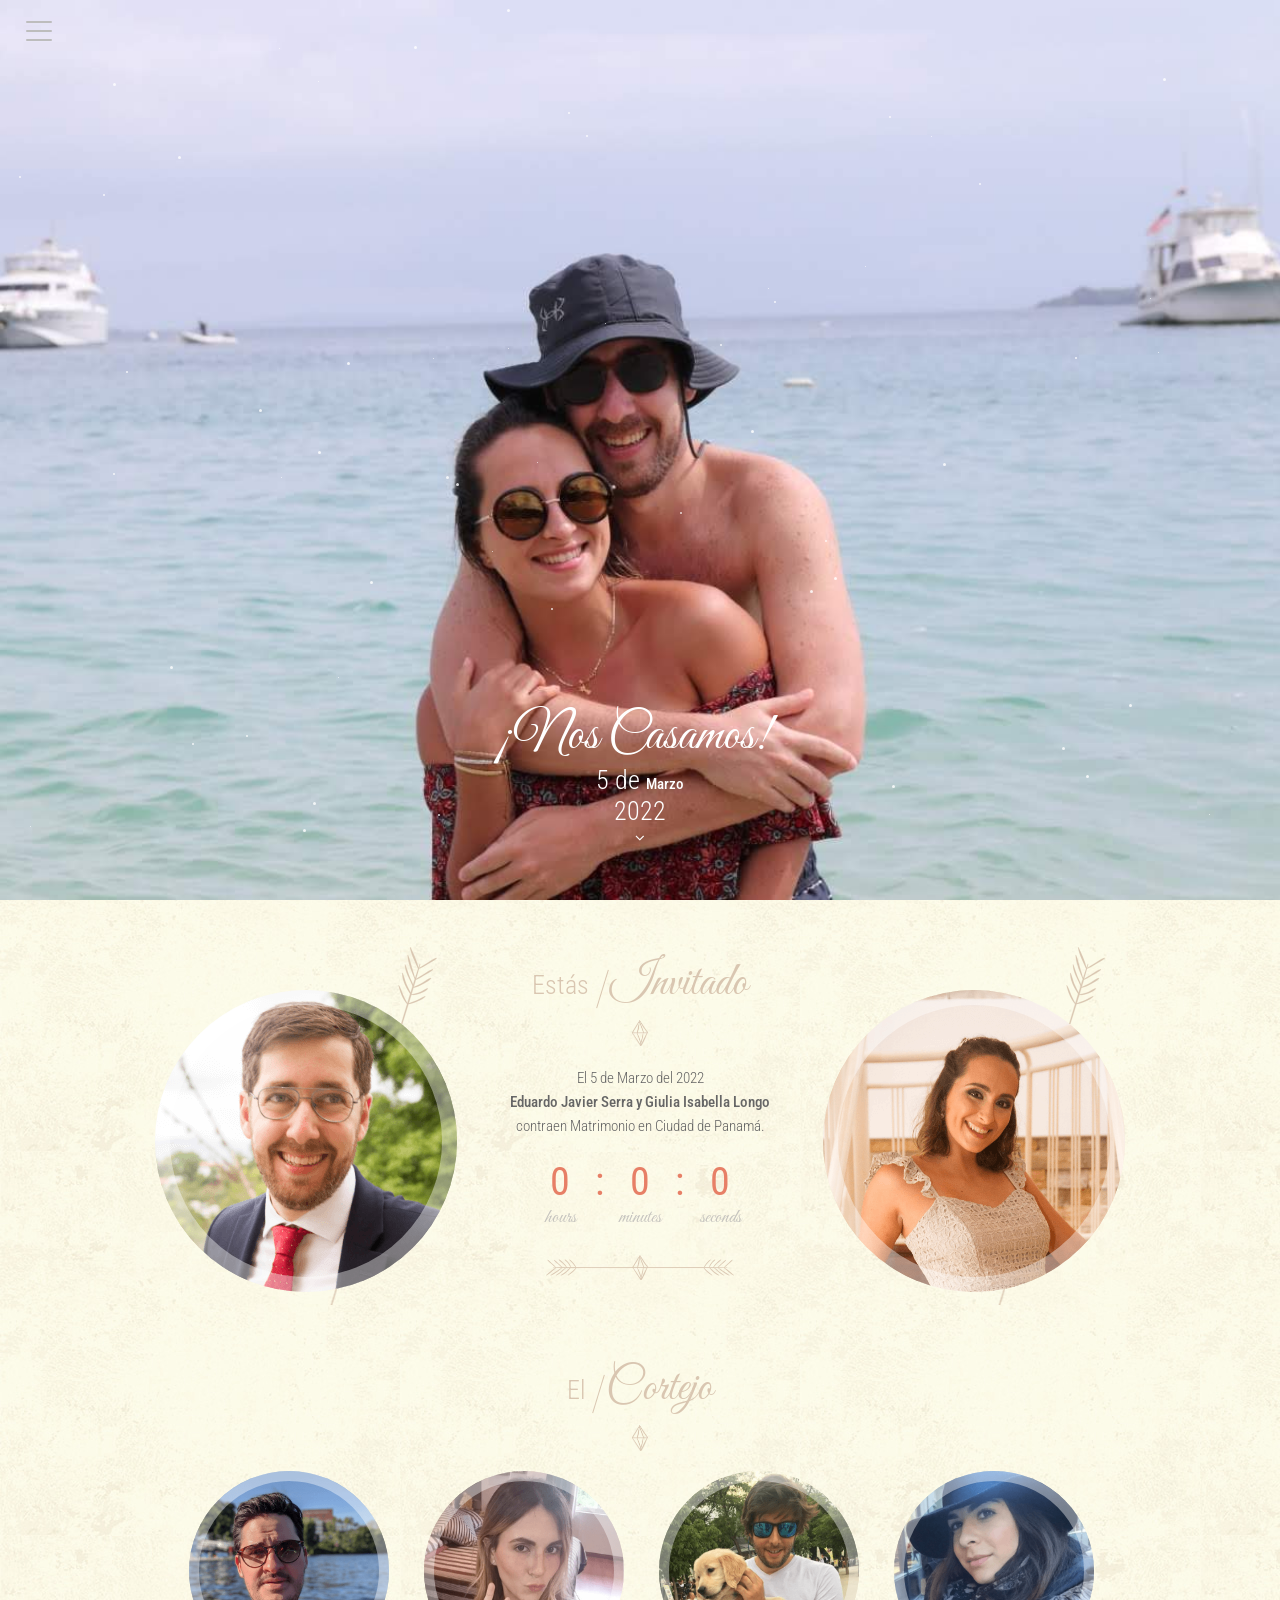
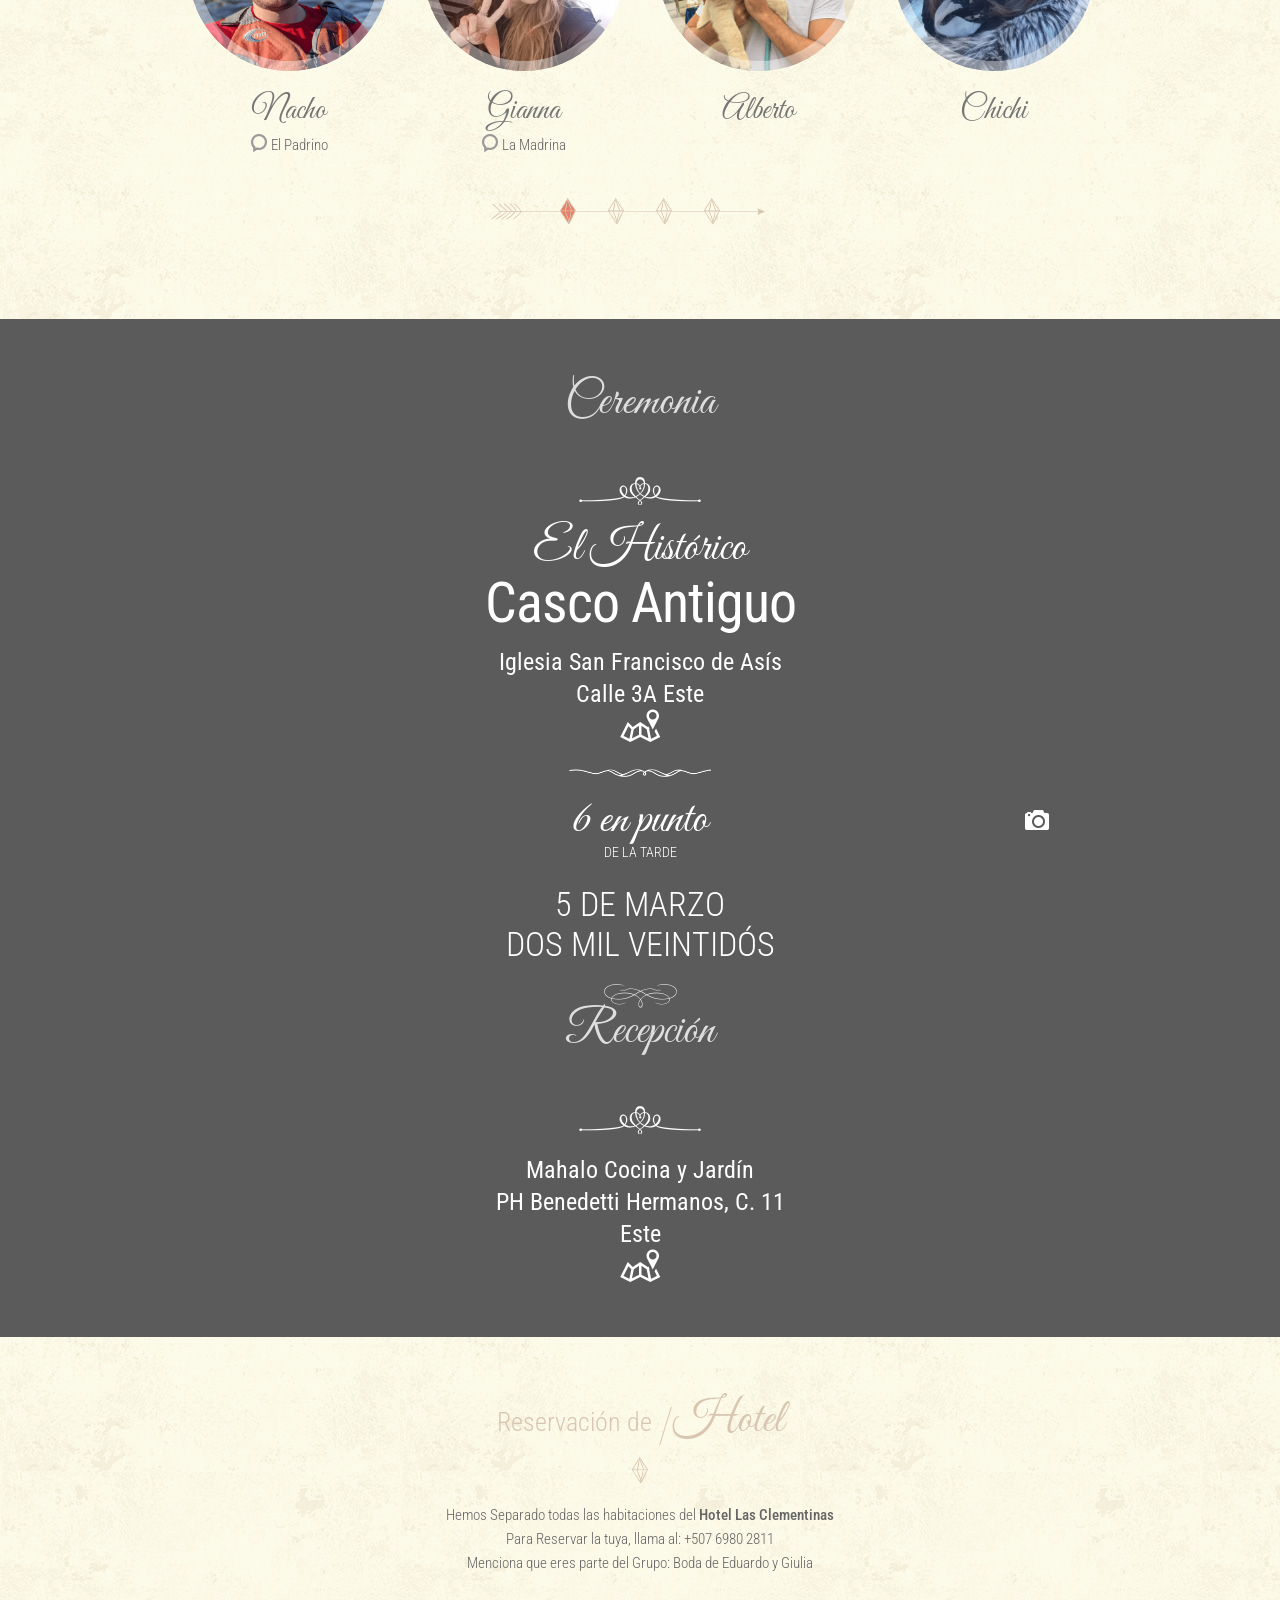
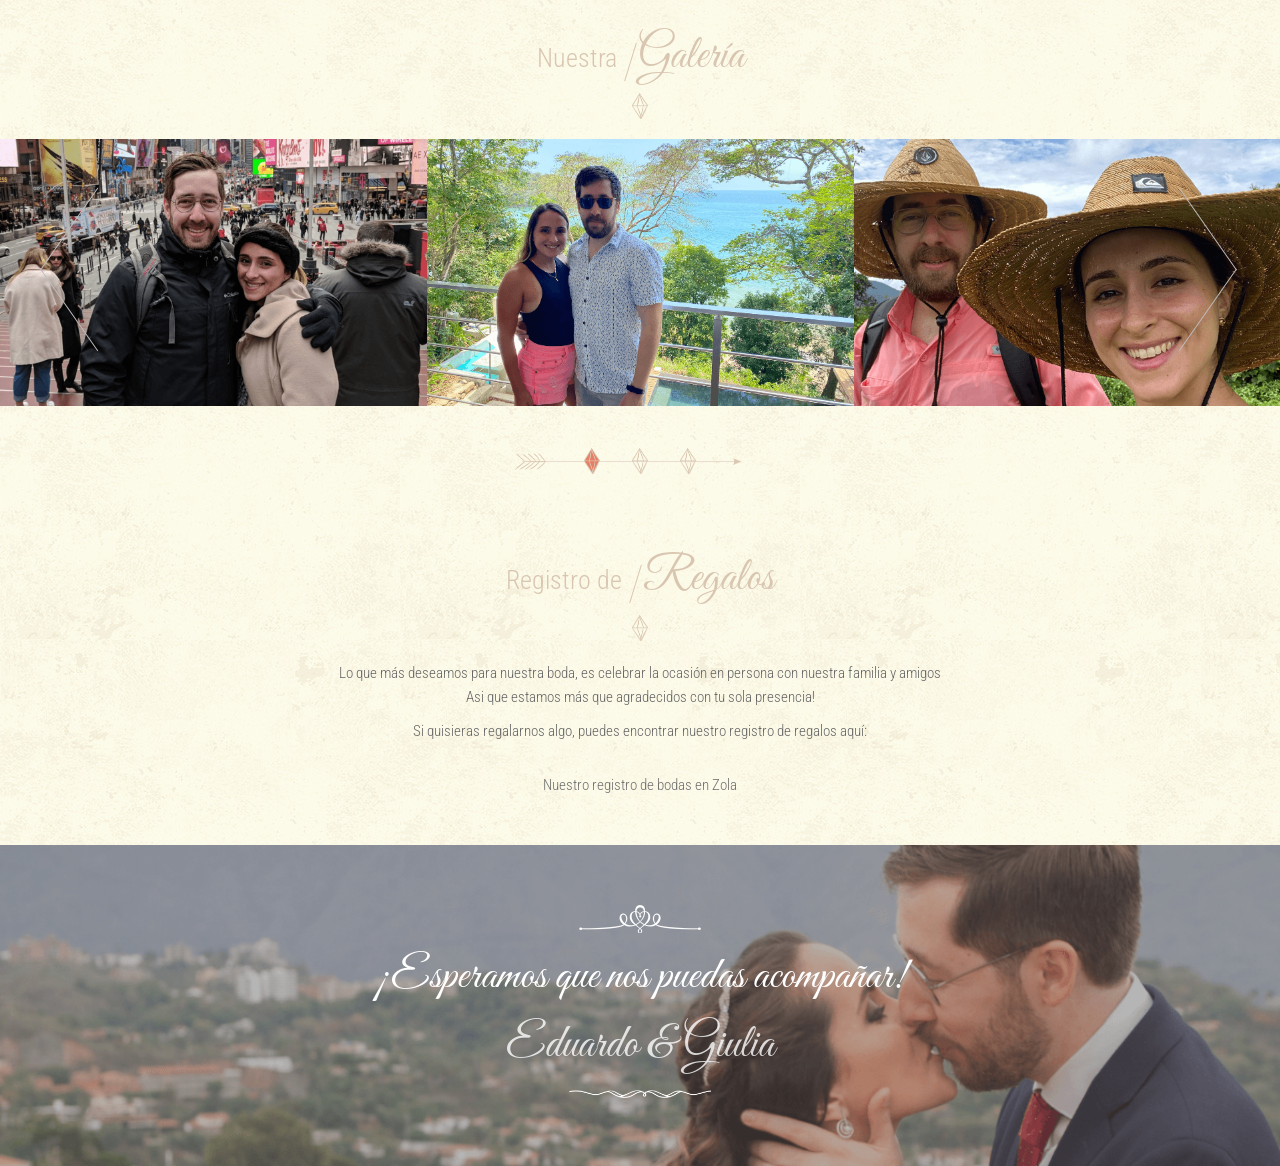
<file: index.html>
﻿<!DOCTYPE html>
<html lang="ru">
<head>
<meta charset="utf-8">
<meta name="viewport" content="width=device-width, initial-scale=1.0">
<title>Eduardo y Giulia</title>
<link rel="icon" type="image/png" href="https://img.icons8.com/external-justicon-lineal-color-justicon/64/000000/external-wedding-romantic-love-justicon-lineal-color-justicon.png">

<!-- Bootstrap CSS -->
<link href="css/bootstrap.css" rel="stylesheet">
<link href="css/bootstrap-theme.css" rel="stylesheet">
<!-- Font Awesome CSS -->
<link href="css/font-awesome.min.css" rel="stylesheet">
<!-- Flaticon CSS -->
<link href="css/flaticon/flaticon.css" rel="stylesheet">
<!-- Owl Carousel CSS -->
<link href="css/owl.carousel.css" rel="stylesheet">
<link href="css/owl.transitions.css" rel="stylesheet">
<!-- ColorBox CSS -->
<link href="css/colorbox.css" rel="stylesheet">
<!-- Theme CSS -->
<link href="css/style.css" rel="stylesheet">
<!-- Color CSS -->
<link href="css/brown.css" rel="stylesheet">


<!-- Google Fonts -->
<link href='https://fonts.googleapis.com/css?family=Great+Vibes' rel='stylesheet' type='text/css'>
<link href='https://fonts.googleapis.com/css?family=Roboto+Condensed:400,300,700' rel='stylesheet' type='text/css'>


</head>

<body>


 	<!-- Header -->
    <header>
        <div class="header_plane anim"></div>
        
        <!-- Menu Button -->
        <a class="main_menu_btn">
            <span class="line line1"></span>
            <span class="line line2"></span>
            <span class="line line3"></span>
        </a>
        
        
        <!-- Submenu -->
        <div class="main_menu_block">
            <div class="menu_wrapper">
                <div class="sub_menu anim">
                    <ul>
                        <li><a href="#nos_casamos">Estás Invitado</a></li>
                        <li><a href="#guests">El Cortejo</a></li>
                        <li><a href="#when_where">¿Dónde y Cuándo?</a></li>
                        <li><a href="#hotel">Reservación de Hotel</a></li>
                        <li><a href="#gallery">Galería</a></li> 
                        <li><a href="#registry">Registro de Regalos</a></li>                   
                    </ul>
                </div>
                <div class="sub_img anim"></div>
            </div>
        </div>
        <!-- Submenu End -->        
    </header>
    <!-- Header End -->

<div class="page">
 
    <!-- Intro -->
    <section class="home_intro white_txt" id="nos_casamos" data-image="images/HeaderFondo.jpg">        
    	<div class="home_txt" data-0="opacity:1" data-top-bottom="opacity:0">
            
            <!-- Intro Text -->
            
            <div class="title1 title1_2">¡Nos Casamos!</div>
            <div class="title0"><span>5 de <b>Marzo</b></span></div>
            <div class="title0">2022</div>
            <a href="#married" class="intro_down"><span><i class="fa fa-angle-down"></i></span></a>
        </div>
    	<div class="into_firefly"></div>   
    </section>
	<!-- Intro End -->
    
    <!-- Married -->
    <section class="married clearfix" id="married">
        <div class="container">
                <div class="im1 parallax"  data-bottom="left:20%" data-center="left:0" data-image="images/eduardo.png"><div class="im_arrows"></div></div>
                <div class="im2 parallax" data-bottom="right:20%" data-center="right:0" data-image="images/giulia.png"><div class="im_arrows"></div></div>

                <div class="married_txt" data-bottom="opacity:0" data-center="opacity:1">
                    <h2><span>Estás</span>   Invitado</h2>
                    El 5 de Marzo del 2022<br>
                    <b>Eduardo Javier Serra y Giulia Isabella Longo</b><br>
                    contraen Matrimonio en Ciudad de Panamá.<br>
                    
                    <div class="married_coundown"></div>
                    <div class="double_arrow"></div>
                </div>
        </div>
    </section>
    <!-- Married End -->

    <!-- The Crew -->
    <section class="guests" id="guests">
        <div class="container">
            <h2><span>El</span> Cortejo</h2>
            
             <!-- Guest Wrapper -->
            <div class="guest_wrapper" >
            <!-- Best Man & Maid of Honor  -->
            
            
            <div class="guest_item">
                <div class="guest_photo"><img src="images/Cortejo/Nacho.png" alt="Nacho"></div>
                <div class="guest_title"><span> </span> Nacho </div>
                <i class="flaticon-balloon14"></i>  El Padrino
                
            </div>
            <div class="guest_item">
                <div class="guest_photo"><img src="images/Cortejo/Gianna.png" alt="Giana"></div>
                <div class="guest_title"><span> </span> Gianna </div>
                 <i class="flaticon-balloon14"></i> La Madrina

            </div>
            
            <div class="guest_item">
                <div class="guest_photo"><img src="images/Cortejo/Alberto.png" alt="Alberto"></div>
                <div class="guest_title"><span> </span> Alberto</div>

            </div>
            <div class="guest_item">
                <div class="guest_photo"><img src="images/Cortejo/Chichi.png" alt="Chichi"></div>
                <div class="guest_title"><span> </span> Chichi</div>

            </div>
            <div class="guest_item">
                <div class="guest_photo"><img src="images/Cortejo/Cory.png" alt="Cory"></div>
                <div class="guest_title"><span> </span> Cory </div>

            </div>
            <div class="guest_item">
                <div class="guest_photo"><img src="images/Cortejo/Fran.png" alt="Francisco"></div>
                <div class="guest_title"><span> </span> Francisco </div>

            </div>         
            <div class="guest_item">
                <div class="guest_photo"><img src="images/Cortejo/Guille.png" alt="Guille"></div>
                <div class="guest_title"><span> </span> Guille </div>

            </div>
            <div class="guest_item">
                <div class="guest_photo"><img src="images/Cortejo/Jose.png" alt="Jose Luis"></div>
                <div class="guest_title"><span> </span> Jose Luis</div>

            </div>
            <div class="guest_item">
                <div class="guest_photo"><img src="images/Cortejo/Mack.png" alt="Mack"></div>
                <div class="guest_title"><span> </span> Mack </div>

            </div>
            <div class="guest_item">
                <div class="guest_photo"><img src="images/Cortejo/Marco.png" alt="Mack"></div>
                <div class="guest_title"><span> </span> Marco </div>

            </div>
            <div class="guest_item">
                <div class="guest_photo"><img src="images/Cortejo/Mariella.png" alt="Mariella"></div>
                <div class="guest_title"><span> </span> Mariella </div>

            </div>
            <div class="guest_item">
                <div class="guest_photo"><img src="images/Cortejo/Mayo.png" alt="Mayo"></div>
                <div class="guest_title"><span> </span> Mayo </div>

            </div>
            <div class="guest_item">
                <div class="guest_photo"><img src="images/Cortejo/Michelle.png" alt="Michelle"></div>
                <div class="guest_title"><span> </span> Michelle </div>

            </div>
            <div class="guest_item">
                <div class="guest_photo"><img src="images/Cortejo/Nani.png" alt="Nani"></div>
                <div class="guest_title"><span> </span> Nani </div>

            </div>
            
            </div>
            <!-- Guest Wrapper End -->
        </div>   
    </section>
    <!-- The Crew End -->

    

    <!-- When & Where -->
    <section class="when_where white_txt parallax" id="when_where" data-image="images/LugarFondo.png" data-bottom-top="opacity:0;" data-bottom="opacity:1;">
        <div class="over"></div>
        <div class="container">
               
            <!-- Photocamera Icon -->
            <div class="photocamera"><span class="flaticon-slr2"></span></div>

            <div class="when_where_container opacity">
            <h2> Ceremonia</h2>
                
                <!-- Texts -->
                <div class="pattern1"></div>
                <div class="title1">El Histórico</div>
                <div class="title2">Casco Antiguo</div>
                <div class="title3"><a href="https://maps.app.goo.gl/CVKcn8ymQyhe41M39" target="_blank">
                Iglesia San Francisco de Asís <br />Calle 3A Este</a><br /><a href="https://maps.app.goo.gl/CVKcn8ymQyhe41M39" target="_blank"><i class="flaticon-map35"></i></a> </div>

                <div class="pattern2"></div>
                <div class="title1">6 en punto</div>
                <div class="title5">DE LA TARDE</div>
                <div class="title4">5 de Marzo<br>Dos Mil Veintidós</div>
                <div class="pattern3"></div>
				
				<h2>Recepción</h2>
                
                <!-- Texts -->
                <div class="pattern1"></div>
                <div class="title3"><a href="https://maps.app.goo.gl/UnjzCxP8QPLURBNr7" target="_blank">
                Mahalo Cocina y Jardín <br />PH Benedetti Hermanos, C. 11 Este</a><br /><a href="https://maps.app.goo.gl/UnjzCxP8QPLURBNr7" target="_blank"><i class="flaticon-map35"></i></a> </div>
            </div>
        </div>
    </section>
    <!-- When & Where End -->
  
    <!-- Hotel Reservation -->  
    <section class="hotel" id="hotel">

        <div class="container opacity">
            <h2><span>Reservación de</span> Hotel</h2>
            
            <p>Hemos Separado todas las habitaciones del <b>Hotel Las Clementinas</b><br>
            Para Reservar la tuya, llama al: +507 6980 2811<br>
            Menciona que eres parte del Grupo: Boda de Eduardo y Giulia</p>

        </div>
    </section>
    <!-- Hotel Reservation End -->


    <!-- Gallery -->
    <section class="gallery" id="gallery">
        <h2><span>Nuestra</span> Galería</h2>    
        <div class="gallery_wrapper">
            <div class="gallery_item">
                <img src="images/Galeria/Gallery1.png" alt="Gallery 1">    
            </div>
            <div class="gallery_item">
                <img src="images/Galeria/Gallery2.png" alt="Gallery 2">    
            </div>
            <div class="gallery_item">
                <img src="images/Galeria/Gallery3.png" alt="Gallery 3">    
            </div>
            <div class="gallery_item">
                <img src="images/Galeria/Gallery4.png" alt="Gallery 4">    
            </div>
            <div class="gallery_item">
                <img src="images/Galeria/Gallery5.png" alt="Gallery 5">    
            </div>
            <div class="gallery_item">
                <img src="images/Galeria/Gallery6.png" alt="Gallery 6">    
            </div>
            <div class="gallery_item">
                <img src="images/Galeria/Gallery7.png" alt="Gallery 7">    
            </div>
            <div class="gallery_item">
                <img src="images/Galeria/Gallery8.png" alt="Gallery 8">    
            </div>
            <div class="gallery_item">
                <img src="images/Galeria/Gallery9.png" alt="Gallery 9">    
            </div>
        </div>
    </section>
    <!-- Gallery End -->

    <!-- Gift Registry -->
    <section class="registry" id="registry">
        <div class="container">
            <h2><span>Registro de</span> Regalos</h2>
            
            <p>Lo que más deseamos para nuestra boda, es celebrar la ocasión en persona con nuestra familia y amigos<br>
            Asi que estamos más que agradecidos con tu sola presencia!</p>
            <p>Si quisieras regalarnos algo, puedes encontrar nuestro registro de regalos aquí:</p>
            
            <a class="zola-registry-embed" href="www.zola.com/registry/giuliaandeduardo" data-registry-key="giuliaandeduardo">Nuestro registro de bodas en Zola</a><script>!function(e,t,n){var s,a=e.getElementsByTagName(t)[0];e.getElementById(n)||(s=e.createElement(t),s.id=n,s.async=!0,s.src="https://widget.zola.com/js/widget.js",a.parentNode.insertBefore(s,a))}(document,"script","zola-wjs");</script>
        </div>
    </section>
    <!-- Gift Registry End -->

    <!-- Footer -->
    <section class="footer white_txt parallax" id="footer" data-image="images/FooterFondo.png">
        <div class="over"></div>
        <div class="container">

             <!-- Thanks Text -->
			 
                <div class="pattern1"></div>
            <div class="thanks">¡Esperamos que nos puedas acompañar!</div>
            <div class="footer_txt">

                
                            <div class="title1">Eduardo & Giulia</div>
                
            </div>
			
                <div class="pattern2"></div>
        </div>

         

    </section> 

    
    <!-- JQuery -->
	<script src="js/jquery-1.11.0.min.js"></script> 
    <!-- CountDown JS -->
    <script type="text/javascript" src="js/jquery.plugin.min.js"></script> 
	<script type="text/javascript" src="js/jquery.countdown.min.js"></script>

 	<!-- ColorBox JS -->
    <script src="js/jquery.colorbox-min.js"></script>
    <!-- OWL Carousel JS -->
	<script src="js/owl.carousel.min.js"></script>
    <!-- Bootstrap JS -->
	<script src="js/bootstrap.min.js"></script>

    <!-- ScrollR JS -->
    <script src="js/skrollr.min.js"></script>
    

    
    <!-- PrefixFree -->
    <script src="js/prefixfree.min.js"></script>
    
    <!-- FireFly JS -->
    <script src="js/jquery.firefly-0.3-min.js"></script>
    <!-- Theme JS -->
    <script src="js/script.js"></script>
    
 
</div>

</body>
</html>
</file>
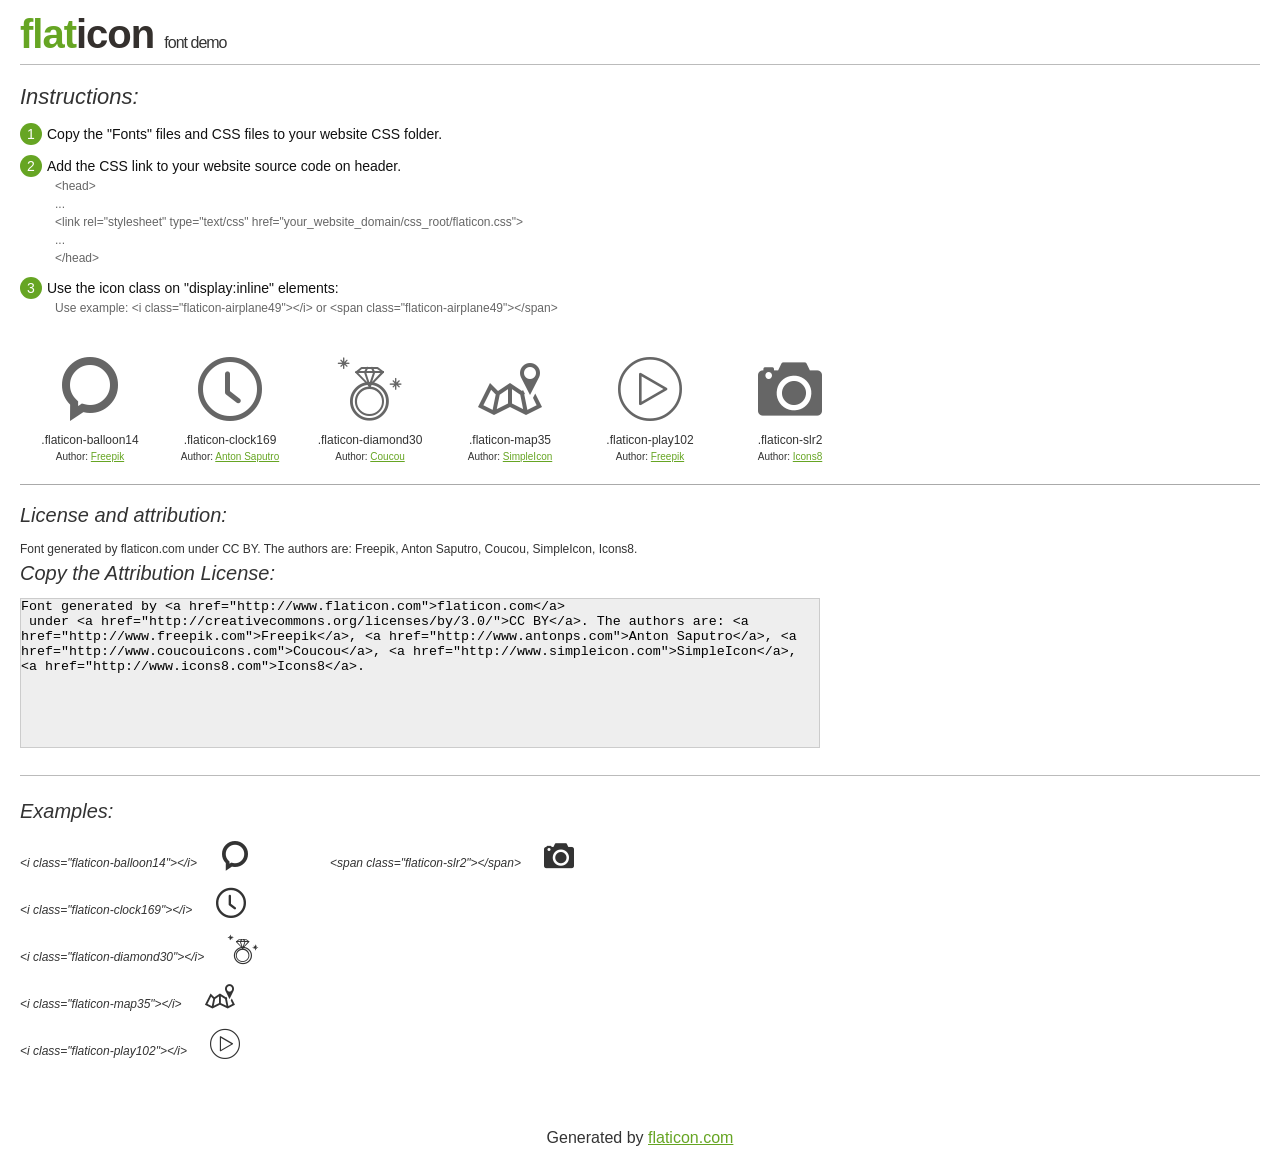
<file: css/flaticon/flaticon.html>
<!DOCTYPE html>
<html>

<head>
    <title>Flaticon WebFont</title>
    <link rel="stylesheet" type="text/css" href="flaticon.css">
    <meta charset="UTF-8">
    <style>
    body {
        font-family: sans-serif;
        line-height: 1.5;
        font-size: 16px;
        padding: 20px;
        color:#333;
    }
    * {
        -moz-box-sizing: border-box;
        -webkit-box-sizing: border-box;
        box-sizing: border-box;
        margin: 0;
        padding: 0;
    }
    [class^="flaticon-"]:before, [class*=" flaticon-"]:before, [class^="flaticon-"]:after, [class*=" flaticon-"]:after {
        font-family: Flaticon;
        font-size: 30px;
        font-style: normal;
        margin-left: 20px;
        color: #333;
    }
    .image p {
		font-size: 12px;
		margin: 0px;
		clear: none;
		width: 300px;
		line-height: 40px;
	}
    .text {
        float: left;
        font-size:14px;
        margin-top: 15px;
    }
    .text ul {
        margin-left:0px;
        color:#111;
        margin-bottom:20px;
    }
    .text .ex {
        font-size:12px;
        color:#666;
        margin-left:35px;
        display:block;
    }
    .text ul li {
        margin-top:10px;
        list-style:none;
    }
    .num {
        background:#66A523;
        color:#fff;
        border-radius:20px;
        padding:1px;
        display:inline-block;
        width:22px;
        height:22px;
        text-align:center;
        margin-right: 5px;
    }
    .text ul strong {
        font-weight:normal;
        color:#000;
    }
    .image {
        width: 280px;
        float: left;
        margin-bottom: 15px;
        margin-right: 30px;
    }
    #glyphs {
        clear: both;
    }
    .image p:nth-child(even) i {
        clear: none;
    }
    .glyph {
        display: inline-block;
        width: 120px;
        margin: 10px;
        text-align: center;
        vertical-align: top;
        background: #FFF;
    }
    .glyph .glyph-icon {
        padding: 10px;
        display: block;
        font-family:"Flaticon";
        font-size: 64px;
        line-height: 1;
    }
    .glyph .glyph-icon:before {
        font-size: 64px;
        color: #666;
        margin-left: 0;
    }
    .class-name {
        font-size: 12px;
    }
    .author-name {
		font-size: 10px;
	}
	a{
		color: #66A523;
	}
    .instructions {
        font-style:italic;
        font-size:22px;
        margin-bottom:10px;
    }
    .iconsuse {
        font-size:22px;
        font-style:italic;
        padding-top:20px;
        margin-top:20px;
        border-top:1px solid #bbb;
    }
    .usetitle {
        margin-bottom: 10px;
        font-size: 20px;
        font-style: italic;
    }
    .class-name:last-child {
        font-size: 10px;
        color:#888;
    }
    .class-name:last-child a {
        font-size: 10px;
        color:#555;
    }
    .class-name:last-child a:hover {
        color:#66A523;
    }
    .glyph > input {
        display: block;
        width: 100px;
        margin: 5px auto;
        text-align: center;
        font-size: 12px;
        cursor: text;
    }
    .glyph > input.icon-input {
        font-family:"Flaticon";
        font-size: 16px;
        margin-bottom: 10px;
    }
    h1.logo {
        font-size: 40px;
        letter-spacing: -1px;
        margin-top: -16px;
        text-transform: lowercase;
        border-bottom:1px solid #bbb;
    }
    h1.logo strong {
        font-size: 16px;
        font-family:sans-serif;
        font-weight:normal;
        color:#333;
    }
    h1.logo a {
        color:#34302d;
        text-decoration: none;
    }
    h1.logo a span {
        color:#66A523;
    }
    #footer {
        padding-top:40px;
        clear:both;
        text-align:center;
    }
    #footer a {
        color:#66A523;
    }
    textarea {
		margin: 0px;
		width: 800px;
		height: 150px;
		border: 1px solid #CCC;
		resize: none;
		background: #EEE;
    }
    .author-link, .attrDiv a{
    	font-size: 12px;
    	color: #333;
    	text-decoration: none;
    }
    .external {
    	display: block;
    }
    .attrDiv {
		font-size: 12px;
	}
    .attribution {
        border-top: 1px solid #AAA;
        margin: 10px 0;
        padding-top: 15px;
    }
    </style>
</head>

<body>
    <header>
        <h1 class="logo">
            <a href="http://www.flaticon.com">
                <span>FLAT</span>ICON</a>
            <strong>Font Demo</strong>
        </h1>
    </header>

    <section class="demo">
        <div class="text">

            <div class="instructions">Instructions:</div>

            <ul>
                <li>
                    <p>
                        <span class="num">1</span>Copy the "Fonts" files and CSS files to your website CSS folder.
                </li>
                <li>
                    <p>
                        <span class="num">2</span>Add the CSS link to your website source code on header.
                        <br />
                        <span class="ex">&lt;head&gt;
                            <br/>...
                            <br/>&lt;link rel="stylesheet" type="text/css" href="your_website_domain/css_root/flaticon.css"&gt;
                            <br/>...
                            <br/>&lt;/head&gt;</span>
                </li>

                <li>
                    <p>
                        <span class="num">3</span>Use the icon class on "display:inline" elements:
                        <br />
                        <span class="ex">Use example: &lt;i class=&quot;flaticon-airplane49&quot;&gt;&lt;/i&gt; or &lt;span class=&quot;flaticon-airplane49&quot;&gt;&lt;/span&gt;</span>
                </li>
            </ul>
        </div>

    </section>

    <section id="glyphs"><div class="glyph">
		<div class="glyph-icon flaticon-balloon14"></div>
		<div class="class-name">.flaticon-balloon14</div><div class="author-name">Author: <a href="http://www.flaticon.com/free-icon/circular-speech-bubble_1095">Freepik</a></div></div><div class="glyph">
		<div class="glyph-icon flaticon-clock169"></div>
		<div class="class-name">.flaticon-clock169</div><div class="author-name">Author: <a href="http://www.flaticon.com/free-icon/circular-wall-clock_70446">Anton Saputro</a></div></div><div class="glyph">
		<div class="glyph-icon flaticon-diamond30"></div>
		<div class="class-name">.flaticon-diamond30</div><div class="author-name">Author: <a href="http://www.flaticon.com/free-icon/diamond-ring-jewel-outline-from-top-view_39771">Coucou</a></div></div><div class="glyph">
		<div class="glyph-icon flaticon-map35"></div>
		<div class="class-name">.flaticon-map35</div><div class="author-name">Author: <a href="http://www.flaticon.com/free-icon/map-with-placeholder_33409">SimpleIcon</a></div></div><div class="glyph">
		<div class="glyph-icon flaticon-play102"></div>
		<div class="class-name">.flaticon-play102</div><div class="author-name">Author: <a href="http://www.flaticon.com/free-icon/play-arrow-triangle-in-circular-button-outline_60618">Freepik</a></div></div><div class="glyph">
		<div class="glyph-icon flaticon-slr2"></div>
		<div class="class-name">.flaticon-slr2</div><div class="author-name">Author: <a href="http://www.flaticon.com/free-icon/slr-camera_48445">Icons8</a></div></div></section>

<section class="attribution">

	<div class="usetitle">License and attribution:</div><div class="attrDiv">Font generated by <a href="http://www.flaticon.com">flaticon.com</a>
 under <a href="http://creativecommons.org/licenses/by/3.0/">CC BY</a>. The authors are: <a href="http://www.freepik.com">Freepik</a>, <a href="http://www.antonps.com">Anton Saputro</a>, <a href="http://www.coucouicons.com">Coucou</a>, <a href="http://www.simpleicon.com">SimpleIcon</a>, <a href="http://www.icons8.com">Icons8</a>.</div><div class="usetitle">Copy the Attribution License:</div>

<textarea onclick="this.focus();this.select();">Font generated by &lt;a href=&quot;http://www.flaticon.com&quot;&gt;flaticon.com&lt;/a&gt;
 under &lt;a href=&quot;http://creativecommons.org/licenses/by/3.0/&quot;&gt;CC BY&lt;/a&gt;. The authors are: &lt;a href=&quot;http://www.freepik.com&quot;&gt;Freepik&lt;/a&gt;, &lt;a href=&quot;http://www.antonps.com&quot;&gt;Anton Saputro&lt;/a&gt;, &lt;a href=&quot;http://www.coucouicons.com&quot;&gt;Coucou&lt;/a&gt;, &lt;a href=&quot;http://www.simpleicon.com&quot;&gt;SimpleIcon&lt;/a&gt;, &lt;a href=&quot;http://www.icons8.com&quot;&gt;Icons8&lt;/a&gt;.</textarea>

</section>

<section class="iconsuse">
    	<div class="usetitle">Examples:</div>
		<div class="image"><p>&lt;i class=&quot;flaticon-balloon14&quot;&gt;&lt;/i&gt; <i class="flaticon-balloon14"></i></p><p>&lt;i class=&quot;flaticon-clock169&quot;&gt;&lt;/i&gt; <i class="flaticon-clock169"></i></p><p>&lt;i class=&quot;flaticon-diamond30&quot;&gt;&lt;/i&gt; <i class="flaticon-diamond30"></i></p><p>&lt;i class=&quot;flaticon-map35&quot;&gt;&lt;/i&gt; <i class="flaticon-map35"></i></p><p>&lt;i class=&quot;flaticon-play102&quot;&gt;&lt;/i&gt; <i class="flaticon-play102"></i></p></div><div class="image"><p>&lt;span class=&quot;flaticon-slr2&quot;&gt;&lt;/span&gt; <span class="flaticon-slr2"></span></p></div>
</section>
<div id="footer">
    <div>Generated by <a href="http://www.flaticon.com">flaticon.com</a>
    </div>
</div>
	</body>
</html>
</file>
<file: css/flaticon/flaticon.css>
@font-face {
	font-family: "Flaticon";
	src: url("flaticon.eot");
	src: url("flaticon.eot#iefix") format("embedded-opentype"),
	url("flaticon.woff") format("woff"),
	url("flaticon.ttf") format("truetype"),
	url("flaticon.svg") format("svg");
	font-weight: normal;
	font-style: normal;
}
[class^="flaticon-"]:before, [class*=" flaticon-"]:before,
[class^="flaticon-"]:after, [class*=" flaticon-"]:after {   
	font-family: Flaticon;
	font-size: 40px;
	font-style: normal;
}.flaticon-balloon14:before {
	content: "\e000";
}
.flaticon-clock169:before {
	content: "\e001";
}
.flaticon-diamond30:before {
	content: "\e002";
}
.flaticon-map35:before {
	content: "\e003";
}
.flaticon-play102:before {
	content: "\e004";
}
.flaticon-slr2:before {
	content: "\e005";
}
</file>
<file: css/colorbox.css>
/*
    Colorbox Core Style:
    The following CSS is consistent between example themes and should not be altered.
*/
#colorbox, #cboxOverlay, #cboxWrapper{position:absolute; top:0; left:0; z-index:9999; overflow:hidden;}
#colorbox {
}
#cboxWrapper {max-width:none;}
#cboxOverlay{position:fixed; width:100%; height:100%;}
#cboxMiddleLeft, #cboxBottomLeft{clear:left;}
#cboxContent{position:relative; }
#cboxLoadedContent{overflow:auto; -webkit-overflow-scrolling: touch;}
#cboxTitle{margin:0;}
#cboxLoadingOverlay, #cboxLoadingGraphic{position:absolute; top:0; left:0; width:100%; height:100%;}
#cboxPrevious, #cboxNext, #cboxClose, #cboxSlideshow{cursor:pointer;}
.cboxPhoto{float:left; margin:auto; border:0; display:block; max-width:none; -ms-interpolation-mode:bicubic;}
.cboxIframe{width:100%; height:100%; display:block; border:0; padding:0; margin:0;}
#colorbox, #cboxContent, #cboxLoadedContent{box-sizing:content-box; -moz-box-sizing:content-box; -webkit-box-sizing:content-box;}

/* 
    User Style:
    Change the following styles to modify the appearance of Colorbox.  They are
    ordered & tabbed in a way that represents the nesting of the generated HTML.
*/
#cboxOverlay{background:#000; opacity: 0.6!important; filter: alpha(opacity = 60)!important;}
#colorbox{outline:0;}
    #cboxContent{margin-top:32px; overflow:visible; background:#000;}
        .cboxIframe{background:#000;}
        #cboxError{padding:50px; border:1px solid #ccc;}
        #cboxLoadedContent{background:#000;}
        #cboxLoadingGraphic{background:url(images/loading.gif) no-repeat center center;}
        #cboxLoadingOverlay{background:#000;}
        #cboxTitle{position:absolute; top:-25px; left:0; color:#fff;}
        #cboxCurrent{position:absolute; top:-25px; right:205px; text-indent:-9999px;}

        /* these elements are buttons, and may need to have additional styles reset to avoid unwanted base styles */
        #cboxPrevious, #cboxNext, #cboxSlideshow, #cboxClose {border:0; padding:0; overflow:visible; text-indent:-9999px; position:absolute; top:-25px; }
        
        /* avoid outlines on :active (mouseclick), but preserve outlines on :focus (tabbed navigating) */
        #cboxPrevious:active, #cboxNext:active, #cboxSlideshow:active, #cboxClose:active {outline:0;}

        #cboxPrevious{right:70px; background:url(../images/prev.png); width:22px;
		height:22px; opacity:0.5; background-size: cover }
        #cboxPrevious:hover{ opacity:1}
        #cboxNext{background:url(../images/next.png); width:22px;
        height:22px; opacity:0.5; right:40px; background-size: cover}
        #cboxNext:hover{opacity:1;}
        #cboxClose{right:0; background:url(../images/close.png); width:22px;
		height:22px; opacity:0.5; margin:0 0 10px 20px!important; background-size:cover}
        #cboxClose:hover{ opacity:1}
        .cboxSlideshow_on #cboxPrevious, .cboxSlideshow_off #cboxPrevious{right:66px;}
        .cboxSlideshow_on #cboxSlideshow{background-position:-75px -25px; right:44px;}
        .cboxSlideshow_on #cboxSlideshow:hover{background-position:-100px -25px;}
        .cboxSlideshow_off #cboxSlideshow{background-position:-100px 0px; right:44px;}
        .cboxSlideshow_off #cboxSlideshow:hover{background-position:-75px -25px;}
</file>
<file: css/style.css>
/* TABLE OF CONTENT
======================================
# 1. Main Styles
# 2. White  Text*
# 3. Header
# 4. Intro
# 5. Married
# 6. Our Story
# 7. Slider Buttons
# 8. Events
# 9. Registry
# 10.  RSVP
# 11.  Where&When
# 12.  Footer
# 13.  Guests
# 14.  Gallery
# 15.  Responsive
# 16.  Content
======================================
*/

/*# 1. Main Styles*/
body {
	font:300 15px/24px Roboto Condensed;
	min-height:100%;
	height:100%;
	color:#666666;
	
}
	body b {
		font:500 15px/24px Roboto Condensed;
	}
html {
	min-height:100%;
	height:100%
}
.page {
	min-height:100%;
	position:relative;
	height:100%;
	
}
.nicescroll-rails {
	z-index: 100!important
}
section {
	width:100%;
	overflow:hidden;
	text-align:center;
	position:relative;
	padding:0
}
a {
	color:#6f6f6f;
	
}
.container {
	position:relative;
	z-index:1;
	padding:60px 16px 48px;
	max-width: 970px
	
}
h2,h1 {
	font:46px/48px Great Vibes;
	text-align:center;
	margin:0 0 20px 0;
}
h2:after, h1:after {
	display: block;
	content: "";
	width: 16px;
	height: 26px;
	margin: 12px auto 0
}
	h2 b, h1 b {
		font:400 46px/48px Roboto Condensed
	}
	h2 span, h1 span{
		font:300 26px/40px Roboto Condensed;
		padding:0 13px 0 0
	}
	h2 span:after, h1 span:after {
		display:inline-block;
		content:"";
		position: absolute;
		width:1px;
		height:40px;
		transform:rotate(17deg);
		margin:9px 0 0 13px;
		background:#d9c6b1
	}
.inside_intro h1 {
	position: absolute;
	bottom: 20px
}
hr {
	max-width: 500px;
	border: 0;
	height: 1px;
	background: #757575;
	margin: 48px auto 0
}
.btn {
	font:500 14px Roboto Condensed;
	padding:8px;
	border-radius:0;
	margin:20px 4px;
	overflow:hidden;
	position:relative;
	background:none;
	min-width:88px;
	min-height:36px;
	transition:0.5s all;
}
	.btn:active, .btn:focus {
		box-shadow:0 0 10px rgba(0,0,0,0.8);
		color:#fff!important
	}


/*# 2. White  Text*/		
.white_txt {
	color:#fff;
	background-color:#65666b
}
	.white_txt h2 {
		color:#fff
	}
	.white_txt h2 span:after {
		background:#fff
	}
	.white_txt .slash i{
		background:#fff
	}
	.white_txt a {
		color: #fff
	}
	
	

/*# 3. Header*/
header {
	position:fixed;
	height:64px;
	width:100%;
	z-index:10;
}
	
	.header_social {
		position:absolute;
		right:16px;
		margin:5px 0 0 0;
		font-size:16px
	}
		.header_social a {
			height:48px;
			width:48px;
			display:inline-block;
			text-align:center;
			line-height:48px;
			color:#6f6f6f!important;
		}
			.header_social a:after {
				display:inline-block;
				content:"";
				position: absolute;
				width:1px;
				height:40px;
				transform:rotate(17deg);
				margin:6px 0 0 18px;
				background:#6f6f6f
			}
				.header_social a:last-child:after{
					display:none
				}
			.header_social i {
				vertical-align:middle
			}

	.main_menu_btn {
		cursor: pointer;
		display: block;
		height: 48px;
		position: absolute;
		transform: translateZ(0px);
		width: 48px;
		z-index: 103;
		padding:10px;
		margin:7px 0 0 16px
		
	}
	.main_menu_block {
		width:100%;
		height:100%;
		position:fixed;
		z-index:11;
		top:0;
		display: none
		
	}
		.menu_wrapper {
			transition:all 0.5s ease-out;
			left: -20%;
			height: 100%;
			position: relative;
		}
		.menu_wrapper.active {
			left: 0
		}
		.sub_menu, .sub_menu .menu-main-menu-container {
			background:#fff;
			width:300px;
			height:100%;
			position: absolute;
			transition:width 1s;
			display: -webkit-flex; 
			display: flex;
		}
			.sub_menu ul {
				position: relative;
				z-index:3;
				list-style:none;
				padding:0;
				margin:auto;
				list-style: decimal;
				list-style-type: none; /* Убираем исходные маркеры */
    			counter-reset:  item; /* Обнуляем счетчик списка */
			}
				.sub_menu li {
					padding: 6px 0
				}
				.sub_menu li:before {
					content: '0' counter(item); 
  					counter-increment: item;
  					font:30px Great Vibes;
					display:inline-block;
					margin:0 20px 0 0
				}
				.sub_menu a {
					color:#666;
					font: 400 18px/28px Roboto Condensed;
					display:inline-block;
					padding:6px 0
				}

					.sub_menu a:before {
						width:1px;
						height:30px;
						background:#4f4f4f;
						display:inline-block;
						transform:skew(-17deg, 0deg);
						position:absolute;
						margin:2px 0 0 -10px;
						content:""
					}
			.sub_img {
				background-size:cover;
				width:100%;
				height:100%;
				left:300px;
				position:absolute;
				transition:width 1s;
			}
				.sub_img.active {
				}
			.sub_img:before {
				background:#fff;
				content:"";
				display:block;
				position:absolute;
				height:100%;
				transform:skew(-17deg, 0deg);
				width:100%;
				transform-origin:100% 100% 0;
				left:-100%;
				z-index:1;
				
		
			}
			.sub_img:after {
				content:"";
				display:block;
				position:absolute;
				height:100%;
				transform:skew(-17deg, 0deg);
				width:100%;
				transform-origin:100% 100% 0;
				left:-100%;
				z-index:2;
				border-right:1px solid rgba(255, 255, 255, 0.7);	
				margin:0 0 0 2px		
			}
		.main_menu_btn .line {
			background:#bdbdbd;
			border-radius: 1px;
			display: block;
			height: 2px;
			position: absolute;
			transform: translate(0, 0px);
			width: 26px;
			transition: transform 0.3s;
		}
			.line1 {
				top:14px
			}
			.line2 {
				top:23px
			}
			.line3 {
				top:32px
			}
				.main_menu_btn:hover .line1 {
					transform: translate(0, -2px);
				}
				.main_menu_btn:hover .line3 {
					transform: translate(0, 2px);
				}
				.main_menu_btn_open .line1, .main_menu_btn_open:hover .line1 {
					transform: translate(0, 9px) rotate(45deg);
				}
				.main_menu_btn_open .line2 {
					opacity: 0;
				}
				.main_menu_btn_open .line3, .main_menu_btn_open:hover .line3 {
					transform: translate(0, -9px) rotate(-45deg);
				}
				
/*# 4. Intro*/	
.slider, .slider .owl-wrapper-outer, .slider .owl-item, .slider_item, .slider .owl-wrapper  {
	height: 100%!important;
	width: 100%
}
	.slider .parallax {
		background-size: cover!important;
		background-repeat: no-repeat;
		background-position: center;
	}	
	.slider {
		z-index: 0;
		position: absolute;
	}	
	.slider_item img {
		display: none
	}
	.slider_item {
	}
	.intro_slider .into_firefly {
		width: auto;
		left: 100px;
		right: 100px;
		top: 0;
		bottom: 0
	}
	.intro_slider .owl-buttons {
		margin: -38px 0 0 0
	}
.home_intro {
	background-size:cover;
	width:100%;
	height:100%;
	position:relative;
	background-repeat:no-repeat;
	background-position:center;
	background-attachment: fixed;
	background-image:url('../banner.jpg');
}
	.inside_intro {
		height: 50%;
		text-align: left;
	}
	.inside_intro:before {
		background: rgba(0,0,0,0.43);
		width: 100%;
		height: 100%;
		position: absolute;
		left: 0;
		top: 0;
		content: "";
		display: block;
	}
	.breadcrumbs {
		position: relative;
		z-index: 5
	}
	.into_firefly {
		width:100%;
		height:100%;
		z-index:3;
		position:absolute
	}
		.into_firefly div {
			border-radius:50%;
			opacity:0.8
		}
.home_txt {
	position: absolute;
	margin:0;
	width:100%;
	z-index:4;
	bottom:26px;
}
.player {
	max-width: 320px;
	width: 100%;
	position: fixed;
	z-index: 5;
	top: 60px;
	right: 24px;
	overflow: hidden;
	transition:opacity 0.3s;
	display: none
}
.player.vis {

}

	
	.names {
		font:46px Great Vibes;
		color:#000
	}
		.slash {
			display:inline-block;
			margin:0 10px;
			height:48px;
			text-align:center
		}
		.slash i {
			width:1px;
			height:48px;
			background:#4f4f4f;
			display:inline-block;
			transform:skew(-17deg, 0deg);
			position:absolute;
			margin:10px 0 0 0
		}
		.date {
			font:40px Great Vibes;
			margin:0 0 50px 0;
			color:#000
		}
			.date span {
				font:32px Roboto Condensed;
				display:inline-block;
				padding:0 0 0 20px
			}
				.date span:before {
					display:inline-block;
					content:"";
					position: absolute;
					width:1px;
					height:40px;
					transform:rotate(17deg);
					margin:3px 0 0 -13px;
					background:#fff
				}

					
	#countdown {
		font:34px/40px Roboto Condensed;
		text-align:center;
		height:60px
	}
	.count_bl {
		display:inline-block;
		color:#fff
	}
		.count_h {
			display:inline-block;
			position:absolute
		}
		
		.days {
			font:14px/14px Roboto Condensed
		}
			.count_bl .countdown-period {
				font:14px/14px Roboto Condensed;
				display:block
			}
			.intro_down span {				
				display:block;
				width:48px;
				height:48px;
				color:#fff;
				margin:0 auto;
				position:relative;
				text-align:center
			}
				.intro_down i {
					position: relative
				}
			
				

			.intro_down i {
				animation:1.4s ease 0s normal none infinite mouse-down;
				-webkit-animation:1.4s ease 0s normal none infinite mouse-down;
			}
			
			@keyframes mouse-down {
				0% {
					top: 0px;
					opacity: 0;
				}
				50% {
					opacity: 1;	
				}
				100% {
					top: 12px;
					opacity: 0;
				}
			}
.bullet {
	display: block;
	width: 16px;
	height: 26px;
	margin: 8px 0 0 16px;
	margin: 5px auto
}
	.bullet i {
		font-style: normal;
	}
	.bullet span {
		position: absolute;
		margin: -3px 0 0 -42px;
		font-family: Roboto Condensed;
		font-size:24px;
		line-height: 28px;
	}
		.bullet span b {
			font: 400 18px/28px Roboto Condensed;
			display: inline-block;
			margin: 0 0 0 30px;
		}

/*# 5. Married*/
.married {
	text-align: center;
}
.married .container {
	padding: 60px 0 0
}
	.married .btn {
		margin: 30px 0 0
	}
	.marries_left {
		float: left;
		width: 33%;
		height: 270px;
		position: relative;
		left: -41px
	}
		.bride_block {
			width:100%;
			height:100%;
			position: absolute;
			transform:skew(-17deg,0);
			transform-origin:50% 50% 0;
			left:0;
			overflow:hidden
		}
			.bride_img {
				background: url(../images/br4.jpg);
				background-size:cover;
				width:100%;
				height:100%;
				transform:skew(17deg,0);
				transform-origin:0 0 0 
			}
	.marries_center {
		float: left;
		width: 33%
	}
	.marries_right {
		float: right;
		width: 33%;
		height: 270px;
		position: relative;
		right: -41px
	}

		.groom_block {
			width:100%;
			height:100%;
			position: absolute;
			transform:skew(-17deg,0);
			transform-origin:50% 50% 0;
			right:0;
			overflow:hidden
		}
			.groom_img {
				background: url(../images/br5.jpg);
				background-size:cover;
				width:100%;
				height:100%;
				transform:skew(17deg,0);
				transform-origin:100% 100% 0 
			}
.married_coundown {
	font: 400 40px/48px Roboto Condensed ;
	margin: 20px 0 0 0
}
	.married_coundown .countdown-section {
		display: inline-block;
		vertical-align: top;
		text-align: center;
		margin: 0 10px;
		min-width: 60px;
		position: relative;
	}
		.married_coundown .countdown-amount {
			min-width: 60px;
			text-align: center;
		} 
	.married_coundown .countdown-section:before {
		content: " : ";
		display: inline-block;
		vertical-align: top;
		margin: 0 0 0 -15px;
		position: absolute;
		left: 0

	}
		.married_coundown .countdown-section:first-child:before {
			display: none
		}
	.married_coundown .countdown-period {
		font: 20px/24px Great Vibes;
		color: #c5c3be;
		display: block;
		text-transform: lowercase;
	}
.double_arrow {
	width: 188px;
	height: 25px;
	margin: 25px auto
}
.bride_title_block {
	font:46px/48px Great Vibes;
	text-align:center;
	margin:80px 0 0 0;
	color:#d9c6b1;
	position: absolute;
	left: 10%;
	text-align: center;
}
	.bride_title_block i {
		font: normal 300 15px/24px Roboto Condensed;
		color: #666;
		display: block;
		margin: -7px 0 0 0;
		padding: 0 0 0 10px;
	}
	.bride_title_block:before {
		position:absolute;
		display:block;
		content:"";
		width:1px;
		height:25px;
		background:#d9c6b1;
		transform:skew(-17deg,0);
		margin:-35px 0 0 20px;
		left:50%
	}
	.bride_title_block:after {
		position:absolute;
		display:block;
		content:"";
		width:1px;
		height:25px;
		background:#d9c6b1;
		transform:skew(-17deg,0);
		margin:7px 0 0 -9px;
		left:50%
	}
.groom_title_block {
	font:46px/48px Great Vibes;
	text-align:center;
	margin:80px 0 0 0;
	color:#d9c6b1;
	position: absolute;
	right: 10%;
	text-align: center;
}
	.groom_title_block i {
		font: normal 300 15px/24px Roboto Condensed;
		color: #666;
		display: block;
		margin: -7px 0 0 0;
		padding: 0 0 0 10px;
	}
	.groom_title_block:before {
		position:absolute;
		display:block;
		content:"";
		width:1px;
		height:25px;
		background:#d9c6b1;
		transform:skew(-17deg,0);
		margin:-35px 0 0 20px;
		left:50%
	}
	.groom_title_block:after {
		position:absolute;
		display:block;
		content:"";
		width:1px;
		height:25px;
		background:#d9c6b1;
		transform:skew(-17deg,0);
		margin:7px 0 0 -9px;
		left:50%
	}
.married_photo img {
	border-radius: 50%;
	width: 100%;
	height: auto;
}
.married_photo {
	position: absolute;
	width: 200px;
	height: 200px;
	overflow: hidden;
	top: 0;
	margin: 59px 0 0 141px;
	z-index: 0;
}
	.groom_title_block .married_photo {
		margin: 59px 0 0 -55px;
	}

.im1 {
	width: 302px;
	height:302px;
	border-radius: 50%;
	position: absolute;
	left:0;
	margin: 30px 0 0 0;
	background-position: center;
	background-size: cover
}
	.im1:before, .im2:before {
		display: block;
		content: "";
		position: absolute;
		width: 302px;
		height:302px;
		border: 15px solid rgba(255,255,255,0.4);
		border-radius: 50%;
	}
.im2 {
	width: 302px;
	height:302px;
	border-radius: 50%;
	position: absolute;
	right:0;
	margin: 30px 0 0 0
}
	.im_arrows {
		position: absolute;
		width: 100%;
		height: 100%
	}
	.im_arrows:before {
		width: 39px;
		height: 77px;	
		display: block;
		content: "";
		position: absolute;
		top: -43px;
		right: 20px
	}
	.im_arrows:after {
		width: 13px;
		height: 38px;
		display: block;
		content: "";
		position: absolute;
		bottom: -34px;
		right: 120px
	}	



/*# 6. Our Story*/
.our_story {
	padding: 48px 0 20px;
}


/*# 7. Slider Buttons*/
.owl-prev {
	width:86px;
	height:185px;
	position: absolute;
	cursor:pointer;
	text-indent:-10000px;
	left:30px;
	top:50%;
	margin:-55px 0 0 0;
	padding:0 10px;
	transition:background 0.5s;

}
.owl-prev:before {
	width:1px;
	height:100px;
	transform:rotate(-145deg);
	background:#bdbdbd;
	content:"";
	display:block;
	transition:transform 0.2s;
	position:absolute;
	transform-origin:top;
	top:93px;
}
	.owl-prev:hover:before {
		transform:rotate(-150deg);
	}
	.owl-prev:hover:after {
		transform:rotate(150deg);
	}
		
.owl-prev:after {
	width:1px;
	height:100px;
	transform:rotate(145deg);
	background:#bdbdbd;
	content:"";
	display:block;
	position:absolute;
	transform-origin: bottom;
	transition:transform 0.2s;
	top:-8px;
}
.owl-carousel:hover .owl-next, .owl-carousel:hover .owl-prev {

}
.owl-next {
	width:86px;
	height:185px;
	right:0;
	position: absolute;
	cursor:pointer;
	right:30px;
	text-indent:-10000px;
	top:50%;
	margin:-55px 0 0 0;
	padding:0 10px;
	transition:background 0.5s;
}
.owl-next:before {
	width:1px;
	height:100px;
	transform:rotate(145deg);
	background:#bdbdbd;
	content:"";
	display:block;
	transition:transform 0.2s;
	position:absolute;
	transform-origin:top;
	top:93px;
	margin:0 0 0 62px
}
	.owl-next:hover:before {
		transform:rotate(150deg);
	}
	.owl-next:hover:after {
		transform:rotate(-150deg);
	}
		
.owl-next:after {
	width:1px;
	height:100px;
	transform:rotate(-145deg);
	background:#bdbdbd;
	content:"";
	display:block;
	position:absolute;
	transform-origin: bottom;
	transition:transform 0.2s;
	top:-8px;
	margin:0 0 0 62px
}
.owl-controls {
	text-align: center;
}
.owl-pagination {
	margin: 55px 0 0 0;
	display: inline-block;
	padding: 0 22px;
	position: relative;
	height: 1px;
}
	
.owl-pagination:before {
	display:block;
	content: "";
	width: 31px;
	height: 17px;
	margin: -8px 0 0 -53px;	
	position: absolute;
}
.owl-pagination:after {
	display:block;
	content: "";
	width: 8px;
	right: 0;
	height: 7px;
	top: 0;
	margin: -3px -7px 0 0;
	position: absolute;
}
	.owl-page {
		width: 48px;
		height: 48px;
		display: inline-block;
		position: relative;
		margin: -21px 0 0 0; 
	}

		.owl-page:after {
			content: "";
			display: block;
			position: absolute;
			width: 16px;
			height: 26px;
			margin: 8px 0 0 16px;
		}

.story_wrapper .owl-wrapper-outer  {
	box-shadow: 0 0 20px rgba(117,102,84,0.2);
	background: #fff
}
.story_wrapper {

}
.story_item {
	position:relative;
	height: 400px
}
	.story_item img {
		width: 100%;
		height: auto;

	}
	.story_img {
		width: 70%;
		height: 100%;
		background-size: cover!important;
		float: left;
		background-repeat: no-repeat!important;
		position: relative;
		background-position: center!important;
	}
		.youtube {
			position: absolute;
			color: #fff!important;
			text-decoration: none!important;
			left: 50%;
			top: 50%;
			margin: -10px 0 0 -10px
		}
		.youtube:before {
			position:absolute;
			display:block;
			content:"";
			width:1px;
			height:15px;
			background:#fff;
			transform:skew(-17deg,0);
			margin:-23px 0 0 27px
		}
		.youtube:after {
			position:absolute;
			display:block;
			content:"";
			width:1px;
			height:15px;
			background:#fff;
			transform:skew(-17deg,0);
			margin:-4px 0 0 11px
		}

	.story_plane {
		background: #fff;
		height: 100%;
		width: 30%;
		position: relative;
		z-index: 2;
		float: left;
		display: flex
	}
		.story_back {
			background: #fff;
			transform-origin:0 0 0;
			transform: skew(-17deg);
			height: 100%;
			content:"";
			display:block;
			z-index: 0;
			position: absolute;
			width: 124px;
			left: 0
		}
			.story_back:before {
				position: absolute;
				z-index: 4;
				width: 10%;
				height: 400px;
				left: -2px;
				padding: 0 1px 0 0;
				border-left:1px solid rgba(255, 255, 255, 0.7);
				content: "";
				display: block;
			}
		.story_img_plane {
			background: #fff;
			transform-origin:0 0 0;
			transform: skew(-17deg);
			height: 100%;
			content:"";
			display:block;
			z-index: 0;
			position: absolute;
			width: 124px;
			left: 0
		}
			.story_img_plane:after {
				position: absolute;
				background: #000
				z-index: 4;
				width: 10%;
				height: 400px;
				right: -2px;
				padding: 0 1px 0 0;
				border-right:1px solid rgba(255, 255, 255, 0.7);
				content: "";
				display: block;
			}
		.story_txt {
			position: relative;
			z-index: 4;
			padding: 30px 0;
			margin: auto
		}
			.story_txt p {
				position: relative;
				margin: 0 0 0 -15%;
			}
		.story_title {
			font: 34px/26px Great Vibes;
			margin: 0 -10% 28px 0;
			text-align: center;
		}
			.story_title i {
				font: normal 300 14px/28px Roboto Condensed;
				position: relative;
				margin: 0 0 10px 0;
				text-align: center;;
				display: block;
			}

			.story_title:before {
				position:absolute;
				display:block;
				content:"";
				width:1px;
				height:15px;
				transform:skew(-17deg,0);
				margin:-25px 0 0 20px;
				left:50%;
				opacity: 0.3
			}
			.story_title:after {
				position:absolute;
				display:block;
				content:"";
				width:1px;
				height:15px;
				transform:skew(-17deg,0);
				margin:-5px 0 0 -9px;
				left:50%;
				opacity: 0.3
			}
		.owl-item {
			transform:none!important;
		}



	.owl-buttons {
		top:50%;
		position:absolute;
		margin:-85px 0 0 0;
		width:100%
	}

/*# 8. Events*/
.events {
	overflow: visible;
}
	


/*# 9. Registry*/
.registry .container {
}
	.registry a {
		display:inline-block;
		vertical-align:middle;
		margin:20px 5px 0
	}
	.registry_wrapper {
		margin: 30px 0 0 0
	}
	.registry .owl-buttons {
		display: none;
		margin: -22px 0 0 
	}
	
/*# 10. RSVP*/
.rsvp {
	overflow: visible;
	
}
#form_send_message {
	font:24px/32px Roboto Condensed
}

#envelope {
	margin:30px 0 0;
	position:relative;
}	
	.envelope p {
		font:16px/28px Roboto Condensed
	}
	.envelope h2 {
		margin:0 0 10px 0
	}
	.paper {
		width:534px;
		height:336px;
		padding:20px;
		position:relative;
		left:50%;
		margin:0 0 0 -267px;
		z-index:2;
		border-radius:5px;
		transition:0.3s all ease-out;
		transition-delay:0.5s;
		top: 0;
		font: 14px/24px Roboto Condensed
	}
		.paper .paper_title {
			margin: 10px 0 30px 0;
			font-size: 26px
		}
		.paper .btn {
			margin:10px 4px 20px!important;
		}
	


	.envelope_back {
		width:559px;
		height:349px;
		position:absolute;
		left:50%;
		margin:0 0 0 -279px;
		z-index:1;
		transition:0.3s all ease-out;
		transition-delay:0.5s;
		top: 650px;
		opacity: 0
	}
		.env_top {
			width: 563px;
			height: 195px;
			position: absolute;
			margin: -194px 0 0 0;
			transition:0.2s all ease-in;
			transition-delay:0.1s;
			transform-origin: center bottom;
		}

		.env_top_top {
			width: 563px;
			height: 199px;
			position: absolute;
			margin: 0 0 0 0;
			transition:0.2s all ease-out;
			transition-delay:0s;
			transform-origin: center top;
			z-index: 5;
			transform:rotateX(90deg);
			opacity: 0
		}
	.envelope_front {
		width:565px;
		height:351px;
		position:absolute;
		z-index:3;
		left:50%;
		margin:0 0 0 -281px;
		transition:0.3s all ease-out;
		transition-delay:0.5s;
		top: 650px;
		opacity: 0
	}


	#envelope.active .paper {
		margin: 0 0 0 -267px;
		transition-delay:0;
		transition:0.3s all ease-out;

	}
	#envelope.active .envelope_back {
		top: 0;
		transition-delay:0;
		transition:0.3s all ease-out;
		opacity: 1
	}
	#envelope.active .envelope_front {
		top: 0;
		transition-delay:0;
		transition:0.3s all ease-out;
		opacity: 1
	}
		#envelope.active .env_top {
			transform:rotateX(90deg);
			transition-delay:0.3s;
			opacity: 1
		}
		#envelope.active .env_top_top {
			transform:rotateX(0);
			transition-delay:0.5s;
			opacity: 1
		}


		.accept_decline {
			font:46px Great Vibes
		}
		.form-control {
			border-radius:0;
			background:none;
			border:0;
			border-bottom:1px solid #595959;
			font:22px Roboto Condensed!important;
			box-shadow:0 0 0 !important;
			position:relative;
			height:40px!important
		}
			.txt_input {
				width:49%;
				padding:0;
				display:inline-block;
				margin:0 0 10px 0;
				position:relative
			}
				.txt_input:before {
					position:absolute;
					display:block;
					content:"";
					width:1px;
					background:#595959;
					height:5px;
					bottom:0
				}
				.txt_input:after {
					position:absolute;
					display:block;
					content:"";
					width:1px;
					background:#595959;
					height:5px;
					bottom:0;
					right:0
				}
		.wpcf7-mail-sent-ok  {
			margin: 5px 0 0!important
		}
		.wpcf7-validation-errors, span.wpcf7-not-valid-tip {
			display: none!important;
		}

		.wpcf7-not-valid {
			border-bottom: 1px solid red
		}
.form_content p {
	margin: 0 0 10px 0
}
	.form_content .btn {
		margin: 0!important
	}
		
/*# 11. Where&When*/
.when_where {
	background-size:cover;
	background-repeat:no-repeat;
	background-attachment: fixed;
	background-position: center;
}
	.when_where .container {
	}
	.when_where_container {
		z-index:2;
		position:relative;
		
	}
	.when_where_container .title3 {
		width: 300px;
		margin: 0 auto
	}
	.when_where_container .title4 {
		width: 400px;
		margin: 0 auto
	}
	.when_where .over {
		width:100%;
		height:100%;
		z-index:0;
		display:block;
		content:"";
		position:absolute;
		top:0;
		left:0
	}
		.when_where h2 {
			margin:0 0 50px 0;
			opacity: 0.8
		}
			.when_where h2:after {
				display: none
			}
	.pattern1 {
		background: url(../images/venz1.png);
		background-size: cover;
		width: 122px;
		height: 28px;
		margin: 0 auto 20px 
	}
	.pattern2 {
		background: url(../images/venz4.png);
		background-size: cover;
		width: 142px;
		height: 8px;
		margin: 20px auto 
	}
	.pattern3 {
		background: url(../images/venz5.png);
		background-size: cover;
		width: 73px;
		height: 24px;
		margin: 20px auto 0
	}
	.title0 {
		font-family: Roboto Condensed;
		font-size:26px;
		color:white;
		line-height: 30px;
	}
	.title1 {
		font:46px/48px Great Vibes;
	}
		.title1_2 {
			text-indent:-15px;
			font:52px/56px Great Vibes;
		}
	.title2 {
		font:56px/60px Roboto Condensed;
		margin:0 0 13px 0;
		letter-spacing: -1px
	}
	.title3 {
		font:24px/32px Roboto Condensed;
		margin:0 0 5px 0;
	}
	.title4 {
		font:300 34px/40px Roboto Condensed;
		text-transform:uppercase
	}	
	.title5 {
		font: 300 14px/24px Roboto Condensed;
		text-transform: uppercase;
		margin: -5px 0 20px
	}
	.clock_icon {
		margin:50px 0 0 0
	}

.photocamera {
	position:absolute;
	right:100px;
	top:50%;
	margin:-20px 0 0 0;
	z-index:4;
}
.hotel .container {
	padding-bottom: 0
}
	.photocamera span:before {
		font-size:24px!important
	}
	.photocamera span {
		animation:2.4s ease infinite camera-pulse;
		-webkit-animation:2.4s ease infinite camera-pulse;
		position:absolute;
		cursor:pointer
	}
			
		@keyframes camera-pulse {
			0% {
				transform:scale(1);
				opacity:0.6
			}
			30% {
				transform:scale(1.3);
				opacity:1
			}
			100% {
				transform:scale(1);
				opacity:0.6
			}
		}

/*# 12. Footer*/
.footer {
	background-size:cover;
	background-repeat:no-repeat;
	background-position: top;
}
	.footer .container {
		height: 100%
	}
	.footer .over {
		width:100%;
		height:100%;
		z-index:0;
		display:block;
		content:"";
		position:absolute;
		top:0;
		left:0
	}
	.thanks {
		font:45px/48px Great Vibes;
		padding:0 24px;
		margin: 0 0 21px 0
	}
	.footer_txt {
		opacity: 0.8;
		padding:0 24px
	}
		.footer_social {
			margin:0 0 24px 0
		}
		.footer_social a {
			height:48px;
			width:48px;
			display:inline-block;
			text-align:center;
			line-height:48px;
			color:#fff
		}
		.footer_social a:after {
				display:inline-block;
				content:"";
				position: absolute;
				width:1px;
				height:40px;
				transform:rotate(17deg);
				margin:6px 0 0 18px;
				background:#fff
			}
				.footer_social a:last-child:after{
					display:none
				}
	
/*# 13. Guests*/
.guests {

}
	.guests .container {

	}
.guest_item {
	position:relative;
	text-align:center;
	width: 218px;
	margin: 0 auto 
}

.guest_wrapper {
	height: 400px	
}

	.guest_wrapper .owl-buttons {
		display: none
	}
		
	.guest_txt {
		position: absolute;
		display: none
	}

	
	.guest_photo {
		width: 200px;
		height: 200px;
		position: relative;
		margin: auto
	}
	.guest_photo img {
		border-radius: 50%;
		width: 200px;
		height: 200px
	}
		.guest_photo:before {
			border: 10px solid rgba(255, 255, 255, 0.4);
		    border-radius: 50%;
		    content: "";
		    display: block;
		    height: 100%;
		    position: absolute;
		    width: 100%;
		}

		
	.guest_title {
		font:32px/40px Great Vibes;
		color: #757575;
		z-index: 3;
	}
		.guest_title span {
			display: block;
			font: 300 16px/24px Roboto Condensed;
			margin: 20px 0 0
		}
	.guest_item i:before {
		font-size:18px!important;
		color:#999
	}

		
/*# 14. Gallery*/
.gallery  {
	padding: 48px 0 0
	
}
.gallery_item {
	position:relative;
	overflow:hidden
}
	.gallery_txt {
		position:absolute;
		padding:26px;
		width:100%;
		height:100%;
		text-align:center;
		font:24px/32px Roboto Condensed;
		display: -webkit-box; /* Android 4.3-, Safari */
    	-webkit-box-pack: justify; /* Android 4.3-, Safari */
		display:flex;
	}

		.gallery_txt:before {
			background:rgba(0,0,0,0.6);
			display:block;
			content:"";
			position:absolute;
			height:100%;
			width:100%;
			top:0;
			transition: opacity 1s;
			z-index:2;
			opacity:0;
			left:0
		}
			.gallery_item:hover .gallery_txt:before {
				left:0;
				opacity:1
			}
			
			
		.gallery_txt b {
			display:block;
			font:34px/40px Roboto Condensed;
			color:#fff
		}
		.gallery_txt a {
			width:100%;
			display: block;
			margin:auto;
			vertical-align:middle;
			opacity:0;
			transition:opacity 1s;
			left:0;
			z-index:3;
			padding:0 24px;
			color:#fff;
			position:relative;
			text-decoration: none
		}
		
		.gallery_txt a:before {
			position:absolute;
			display:block;
			content:"";
			width:1px;
			height:15px;
			background:#fff;
			transform:skew(-17deg,0);
			margin:-25px 0 0 20px;
			left:50%
		}
		.gallery_txt a:after {
			position:absolute;
			display:block;
			content:"";
			width:1px;
			height:15px;
			background:#fff;
			transform:skew(-17deg,0);
			margin:15px 0 0 -10px;
			left:50%
		}
			.gallery_txt i {
				position: absolute;;
				bottom: 16px;
				right: 16px;
				font-size: 14px;
			}
			.gallery_item:hover .gallery_txt a {
				opacity:1
			}
.gallery .container {
	padding:48px 0 0
}
	
	.gallery_item img {
		width:100%;
		height:auto;
		transition:transform 2s;
	}
	.gallery_item:hover img {
		transform:scale(1.2)
	}

/*# 15. Responsive*/

@media (max-width:1024px){
	.home_intro {
		background-attachment: scroll;
		background:url('../banner-ipad.jpg') 100%;
		background-size: cover;
		background-repeat: no-repeat;
	}
	}


@media (max-width:992px){
	.home_intro {
		background-attachment: scroll;
		background:url('../banner.jpg') 44%;
		background-size: cover;
		background-repeat: no-repeat;
	}
	.owl-controls {
		margin: 0 0 20px 0
	}
	.gallery .owl-buttons {
			margin: -70px 0 0 0
	}

}

@media (max-width:768px){
	.story_txt p, .story_title {
		margin: 0;
	}
	.home_intro {
		background-attachment: scroll;
		background:url('../banner.jpg') 85%;
		background-size: cover;
		background-repeat: no-repeat;
	}
	.hotel {
		background-attachment: scroll;
	}
	.when_where {
		background-attachment: scroll;
	}

	.footer_over {
		display:none
	}
	.envelope_back, .envelope_front {
		display:none
	}

	#envelope {
		min-height:200px!important;
	}
	.paper {
		width: 100%;
		height: auto;
		background-size: cover!important;
		left: 0;
		margin: 0!important;
		background-repeat: no-repeat!important;
	}
	.im1, .im2 {
		display: none;
	}
	
}

@media (max-width:480px){
	.home_intro {
		background:url('../banner-ipad.jpg') 54%;
		background-size: cover;
		background-repeat: no-repeat;

	}

	.story_txt p {
		margin: 0;
	}
	.gallery .owl-buttons {
		margin: -40px 0 0 0
	}
	.owl-carousel:hover .owl-next, .owl-carousel:hover .owl-prev {
		background:none!important
	}
	.im1, .im2 {
		display: none;
	}
	h2 {
		font:34px/40px Great Vibes
	}
	h2 span {
		font:400 24px/32px Roboto Condensed
	}
	h2 span:after {
		margin:0 0 0 10px
	}
	.sub_menu {
		width:100%
	}

	.sub_menu.active {
		width:100%
	}
	.sub_img {
		display:none
	}


	.photocamera span {
		display:none
	}

	.gallery_item {
		width:100%
	}
	
		.paper h2 {
			font-size:28px!important
		}
		.paper h2 span {
			font-size:18px!important
		}
		.form-control {
			font-size:14px!important
		}

	
		.envelope p {
			display:none
		}
		.footer {
			background-attachment:scroll
		}
	.story_img {
		width: 200px;
		height: 200px;
		left: 50%;
		margin: 0 0 0 -100px;
		position: absolute;
		border-radius: 50%;
		z-index: 5;
	}
		.story_img:before {
			border: 10px solid rgba(255, 255, 255, 0.4);
		    border-radius: 50%;
		    content: "";
		    display: block;
		    height: 100%;
		    position: absolute;
		    width: 100%;
		}
	.story_plane {
		width: 100%;
		left: 0;
		background: none
	}
	.story_txt {
		padding: 0 24px;
		margin: 220px 0 0
	}
	.story_back, .story_img_plane, .story_title:after, .story_title:before, .owl-pagination {
		display: none
	}
	.youtube {
		margin: -11px 0 0 -20px
	}
	.story_title {
		margin: 0
	}
	.story_wrapper .owl-wrapper-outer {
		box-shadow: 0 0 0;
		background: none
	}
	.story_item, .guest_wrapper {
		height: auto;
	}
	.guest_wrapper .owl-buttons, .registry .owl-buttons {
		display: block;
	}

	
}


/*Content*/
.content {
	text-align: left
}
h1 {
	text-align: left;	
}
	.blog_item {
		margin: 0 0 40px 0;
		background: #fff;
		padding: 15px;
		position: relative;
	}
		.blog_item:before {
			border: 1px solid #ededed;
			position: absolute;
			content: "";
			display: block;
			top: 5px;
			bottom: 5px;
			right: 5px;
			left: 5px;
			z-index: 0
		}
		.blog_item a {
			display: block;
		}
		.blog_item a, .blog_item i, .blog_item b {
			position: relative;
			z-index: 2
		}
	.blog_item img {
		width: 100%;
		height: auto;
		margin: 0 0 10px 0
	}
		.blog_item a b {
			font-size: 20px
		}
			.blog_item .date {
				font-size: 16px;
				display: block;
				line-height: auto;
				margin: 10px 0

			}
		.tags-blog {
			display: inline-block;
		}
			.tags-blog a {
				display: block;
				padding: 3px 5px;
				border: 1px solid #ccc;
				margin: 3px
			}
	.blog_item_no_border {
		padding: 0;
		background: none
	}
		.blog_item_no_border img {}
		.blog_item_no_border:before {
			display: none
		}
		.right_title {
			margin: 0 0 20px
		}
.pagination ul {
	padding:0;
	margin: 0;
	list-style: none
}
.pagination li {
	display: inline-block;
}
	.pagination a {
		display: block;
		border-radius: 3px;
		border: 1px solid #eee;
		padding: 5px 15px
	}
		.pagination .current a {
			color: #fff;
			background: #666
		}
.comments {
	margin: 30px 0 0!important;
	text-align: left;
	border-top: 1px solid #e5e5e5;
	padding:15px 0 0 
}
.comments-content {
	margin: 40px 0 0 
}
	.img-comments {
		width: 90px;
		height: auto;
		float: right;
		margin: 0 5px;
		box-shadow: 0 0 5px rgba(0,0,0,0.2)
	}
	.content-reply {
		margin: 0
	}
	.date-cmt {
		display: block;
		font-size: 12px
	}
	.name-cmt {
		font: 400 18px/28px Oswald;
	}
	.answer, .reply {
		margin: 0 0 15px;
		border-bottom: 1px solid #e5e5e5;
		padding: 0 0 15px  
	}
		.answer:after, .reply:after {
			content: "";
			display: block;
			clear: both;
		}
.form-comment {
	text-align: left;
	margin: 30px 0 0 0!important
}
.blog_date {
	font-size: 14px;
	margin: 10px 0;
	display: block;
}
#form-comment .form-control {
	border: 1px solid #ccc;
	margin: 0 0 5px 0
}
#form-comment textarea.form-control {
	height: 175px!important
}
	.blog_inside_item img {
		width: 100%;
		height: auto;
	}
</file>
<file: css/brown.css>
body {
	background-image:url(../images/brown/main_back.jpg);
}
h2 {
	color:#d9c6b1
}
h2:after {
	background: url(../images/brown/bullet.png);
	background-size: cover;
}
.buellet {
	background: url(../images/brown/bullet.png);
	background-size: cover;
}
.im_arrows:before {
	background: url(../images/brown/im_arrow_end.png);
	background-size: cover;
}
.im_arrows:after {
	background: url(../images/brown/im_arrow_start.png);
	background-size: cover;
}

.btn {
	color:#d9c6b1!important;
	border: 2px solid #d9c6b1
	
}
	.btn:hover {
		background:#e77f66;
		color:#fff!important
	}
	.btn:active, .btn:focus {
		background:#e77f66;
	}
.married_coundown {
	color: #e77f66;
}
.double_arrow {
	background: url(../images/brown/double_arrow.png);
	background-size: cover;
}

.owl-pagination {
	background: url(../images/brown/arrow_back.png) repeat-x;
	background-size: cover
}
.owl-pagination:before {
	background: url(../images/brown/arrow_end.png);
	background-size: cover;
}
.owl-pagination:after {
	background: url(../images/brown/arrow_start.png);
	background-size: cover;
}
.owl-page:after {
	background: url(../images/brown/bullet.png);
	background-size: cover
}
.owl-page.active:after {
	background: url(../images/brown/bullet_active.png);
	background-size: cover
}

.story_title, .story_title i {
	color: #d9c6b1;
}
.story_title:before, .story_title:after {
	background:#d9c6b1;
}

.when_where .over{
	background:rgba(89,89,89,0.83);
}
.footer .over {
	background:rgba(89,89,89,0.43);
}
.paper {
	background:url(../images/brown/paper.jpg);
}
.envelope_back {
	background:url(../images/brown/env_back.jpg);
}
.env_top {
	background: url(../images/brown/env_top.png);
}
.env_top_top {
	background: url(../images/brown/env_top_top.png);
}
.envelope_front {
	background:url(../images/brown/envelope_front.png);
}
.paper .paper_title {
	color: #e77f66;
}
</file>
